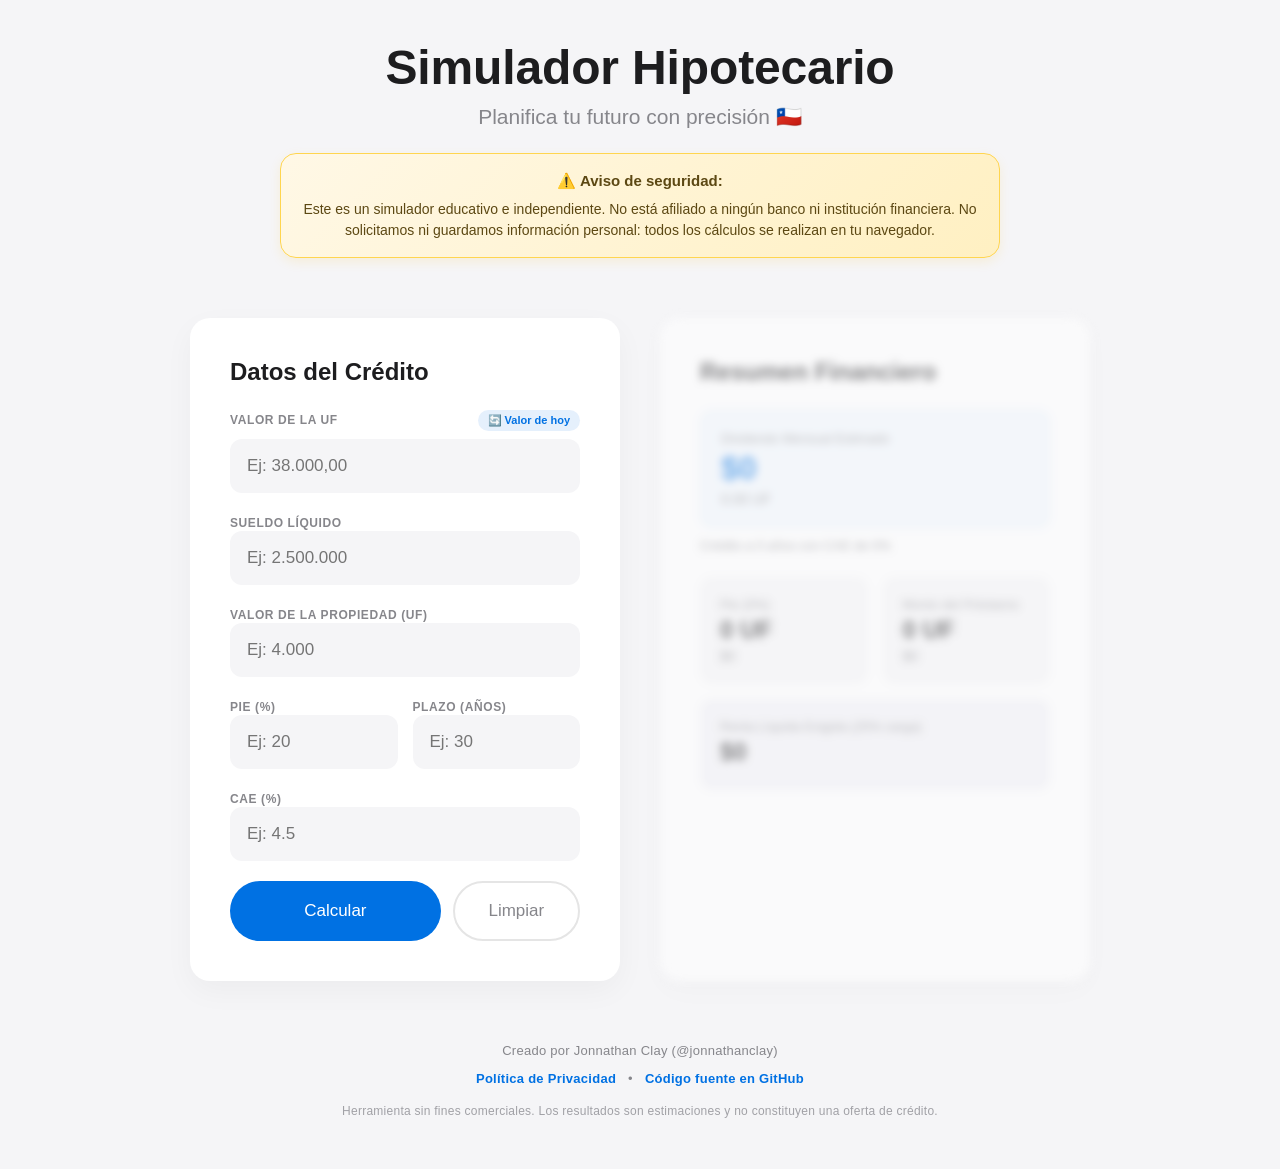
<file: index.html>
<!DOCTYPE html>
<html lang="es">
<head>
    <meta charset="UTF-8">
    <meta name="viewport" content="width=device-width, initial-scale=1.0">

    <!-- Metadatos de identidad y seguridad -->
    <meta name="description" content="Simulador de crédito hipotecario educativo e independiente. No está afiliado a bancos ni instituciones financieras. No solicitamos ni guardamos información personal.">
    <meta name="author" content="Jonnathan Clay (@jonnathanclay)">
    <meta name="robots" content="index, follow">
    <meta name="theme-color" content="#0071e3">

    <!-- Open Graph / redes sociales -->
    <meta property="og:title" content="Simulador Hipotecario Chile - Herramienta Educativa Independiente">
    <meta property="og:description" content="Calcula de forma estimada tu dividendo hipotecario. Simulador gratuito, sin registro y sin guardar datos.">
    <meta property="og:type" content="website">
    <!-- Reemplaza la URL canonical por tu dominio propio cuando migres el sitio -->
    <meta property="og:url" content="https://cdch.xcloud.cl/">

    <!-- Favicon -->
    <link rel="icon" type="image/x-icon" href="favicon.ico">

    <!-- SEGURIDAD: Content Security Policy (CSP) -->
    <meta http-equiv="Content-Security-Policy" content="default-src 'self'; script-src 'self' 'unsafe-inline'; style-src 'self' 'unsafe-inline'; connect-src 'self' https://mindicador.cl; img-src 'self' data: blob:; font-src 'self' data:; base-uri 'self'; form-action 'self';">

    <!-- No almacenar datos sensibles en caché del navegador -->
    <meta http-equiv="Cache-Control" content="no-store, no-cache, must-revalidate">
    <meta http-equiv="Pragma" content="no-cache">

    <title>Simulador Hipotecario Chile - Herramienta Educativa Independiente</title>

    <!-- Enlace a la hoja de estilos externa -->
    <link rel="stylesheet" href="style.css">
</head>
<body>

<div class="container">
    <div class="header-section">
        <h1>Simulador Hipotecario</h1>
        <p class="subtitle">Planifica tu futuro con precisión 🇨🇱</p>

        <div class="trust-banner" role="alert">
            <strong>⚠️ Aviso de seguridad:</strong> Este es un simulador educativo e independiente. No está afiliado a ningún banco ni institución financiera. No solicitamos ni guardamos información personal: todos los cálculos se realizan en tu navegador.
        </div>
    </div>

    <!-- Panel de Entrada -->
    <div class="card">
        <h2>Datos del Crédito</h2>
        
        <div class="input-group">
            <div class="label-row">
                <label for="ufValue">Valor de la UF</label>
                <button type="button" class="btn-mini" onclick="fetchUFValue()" id="btnFetchUF">🔄 Valor de hoy</button>
            </div>
            <input type="text" id="ufValue" placeholder="Ej: 38.000,00" inputmode="decimal" oninput="formatCLInput(this)">
        </div>

        <div class="input-group">
            <label for="salary">Sueldo Líquido</label>
            <input type="text" id="salary" placeholder="Ej: 2.500.000" inputmode="decimal" oninput="formatCLInput(this)">
        </div>

        <div class="input-group">
            <label for="propValue">Valor de la Propiedad (UF)</label>
            <input type="text" id="propValue" placeholder="Ej: 4.000" inputmode="decimal" oninput="formatCLInput(this)">
        </div>

        <div class="grid-2">
            <div class="input-group">
                <label for="downPayment">Pie (%)</label>
                <input type="number" id="downPayment" placeholder="Ej: 20" min="0" max="99">
            </div>
            <div class="input-group">
                <label for="years">Plazo (Años)</label>
                <input type="number" id="years" placeholder="Ej: 30" min="5" max="40">
            </div>
        </div>

        <div class="input-group">
            <label for="cae">CAE (%)</label>
            <input type="number" id="cae" placeholder="Ej: 4.5" step="0.1">
        </div>

        <!-- Grupo de botones -->
        <div class="button-group">
            <button class="btn-calculate" onclick="calculateMortgage()">Calcular</button>
            <button class="btn-clear" onclick="clearInputs()">Limpiar</button>
        </div>
    </div>

    <!-- Panel de Resultados -->
    <div class="card results-container" id="resultsPanel">
        <!-- Contenido de resultados -->
        <div>
            <h2>Resumen Financiero</h2>

            <div class="result-item highlight">
                <span class="result-label">Dividendo Mensual Estimado</span>
                <span class="result-value large" id="resDividendCLP">$0</span>
                <span class="result-sub" id="resDividendUF">0.00 UF</span>
            </div>

            <div class="result-item" style="margin-top: -10px; background: transparent; padding-left:0;">
                 <span class="result-label">Crédito a <span id="resYears">0</span> años con CAE de <span id="resCAE">0</span>%</span>
            </div>

            <div class="grid-2">
                <div class="result-item">
                    <span class="result-label">Pie (<span id="resPiePercent">0</span>%)</span>
                    <span class="result-value" id="resPieUF">0 UF</span>
                    <span class="result-sub" id="resPieCLP">$0</span>
                </div>
                <div class="result-item">
                    <span class="result-label">Monto del Préstamo</span>
                    <span class="result-value" id="resLoanUF">0 UF</span>
                    <span class="result-sub" id="resLoanCLP">$0</span>
                </div>
            </div>

            <div class="result-item" style="background-color: #f2f2f7; margin-top: 15px;">
                <span class="result-label">Renta Líquida Exigida (25% carga)</span>
                <span class="result-value" id="resIncomeReq">$0</span>
                <span class="result-sub" id="resIncomeStatus"></span>
            </div>
        </div>
    </div>
</div>

<div class="footer">
    <p>Creado por Jonnathan Clay (@jonnathanclay)</p>
    <p class="footer-links">
        <a href="privacy.html">Política de Privacidad</a>
        <span>•</span>
        <a href="https://github.com/jonnathanclay/cch" target="_blank" rel="noopener noreferrer">Código fuente en GitHub</a>
    </p>
    <p class="footer-note">Herramienta sin fines comerciales. Los resultados son estimaciones y no constituyen una oferta de crédito.</p>
</div>

<!-- Enlace al archivo de lógica externo -->
<script src="script.js"></script>

</body>
</html>
</file>
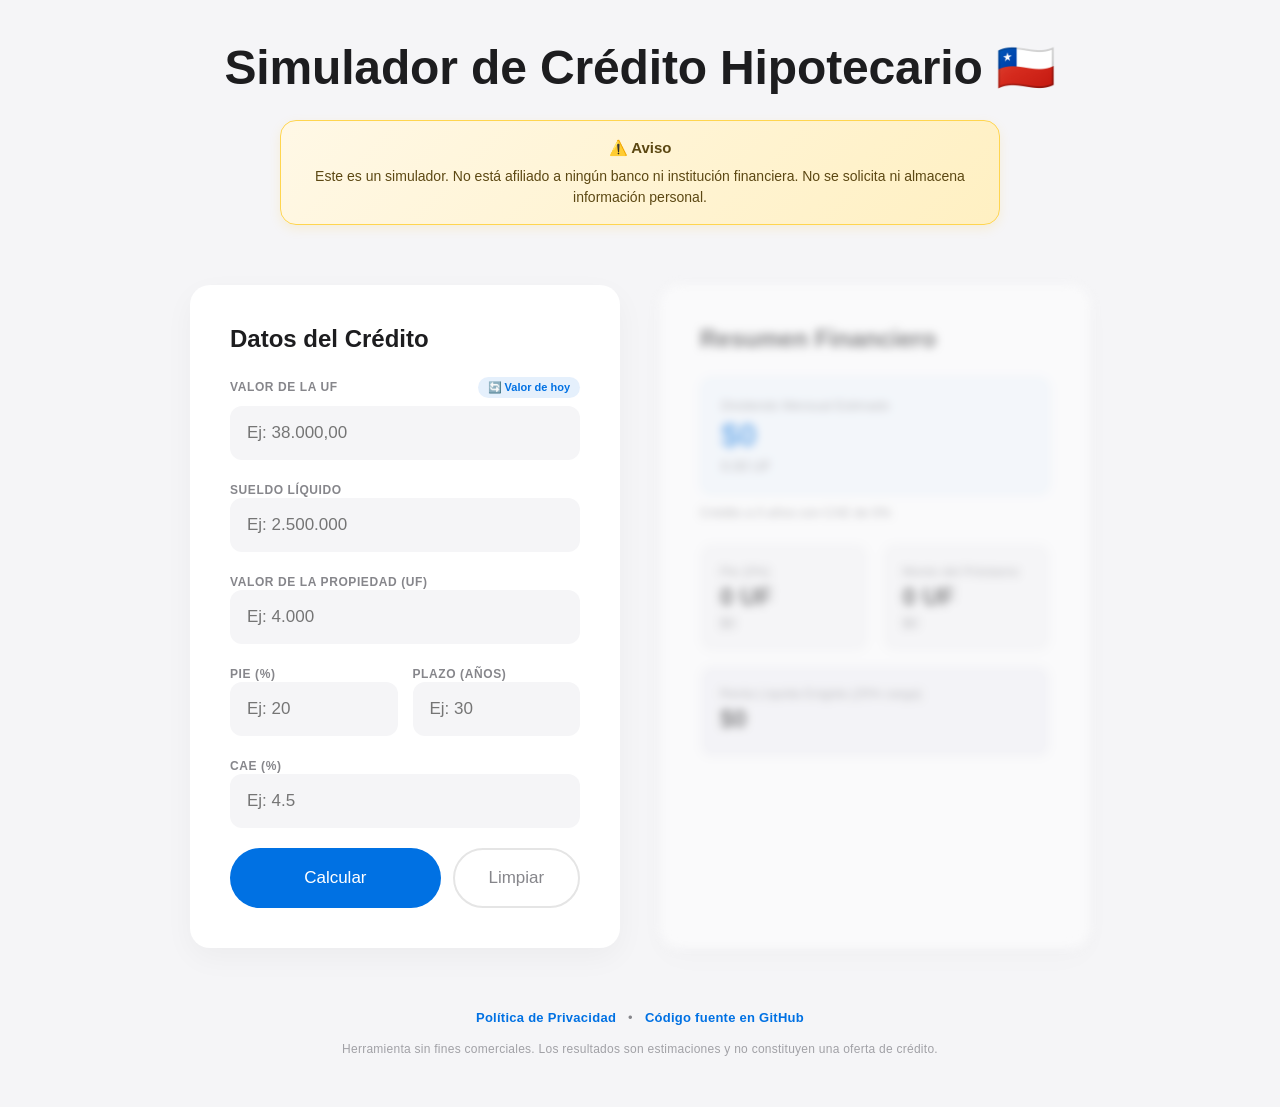
<file: docs/index.html>
<!DOCTYPE html>
<html lang="es">
<head>
    <meta charset="UTF-8">
    <meta name="viewport" content="width=device-width, initial-scale=1.0">

    <!-- Metadatos de identidad y seguridad -->
    <meta name="description" content="Simulador de crédito hipotecario 🇨🇱. No está afiliado a bancos ni instituciones financieras. No se solicita ni almacena información personal.">
    <meta name="author" content="elclay7">
    <meta name="robots" content="index, follow">
    <meta name="theme-color" content="#0071e3">

    <!-- Open Graph / redes sociales -->
    <meta property="og:title" content="Simulador Hipotecario 🇨🇱">
    <meta property="og:description" content="Calcula de forma estimada tu dividendo hipotecario. Simulador gratuito, sin registro y sin guardar datos.">
    <meta property="og:type" content="website">
    <!-- Reemplaza la URL canonical por tu dominio propio cuando migres el sitio -->
    <meta property="og:url" content="https://cdch.xcloud.cl/">

    <!-- Favicon -->
    <link rel="icon" type="image/x-icon" href="favicon.ico">

    <!-- SEGURIDAD: Content Security Policy (CSP) -->
    <meta http-equiv="Content-Security-Policy" content="default-src 'self'; script-src 'self' 'unsafe-inline'; style-src 'self' 'unsafe-inline'; connect-src 'self' https://mindicador.cl; img-src 'self' data: blob:; font-src 'self' data:; base-uri 'self'; form-action 'self';">

    <!-- No almacenar datos sensibles en caché del navegador -->
    <meta http-equiv="Cache-Control" content="no-store, no-cache, must-revalidate">
    <meta http-equiv="Pragma" content="no-cache">

    <title>Simulador Hipotecario 🇨🇱</title>

    <!-- Enlace a la hoja de estilos externa -->
    <link rel="stylesheet" href="style.css">
</head>
<body>

<div class="container">
    <div class="header-section">
        <h1>Simulador de Crédito Hipotecario 🇨🇱</h1>
    <!--    <p class="subtitle">Planifica tu futuro con precisión 🇨🇱</p> -->

        <div class="trust-banner" role="alert">
            <strong>⚠️ Aviso</strong> Este es un simulador. No está afiliado a ningún banco ni institución financiera. No se solicita ni almacena información personal.
        </div>
    </div>

    <!-- Panel de Entrada -->
    <div class="card">
        <h2>Datos del Crédito</h2>
        
        <div class="input-group">
            <div class="label-row">
                <label for="ufValue">Valor de la UF</label>
                <button type="button" class="btn-mini" onclick="fetchUFValue()" id="btnFetchUF">🔄 Valor de hoy</button>
            </div>
            <input type="text" id="ufValue" placeholder="Ej: 38.000,00" inputmode="decimal" oninput="formatCLInput(this)">
        </div>

        <div class="input-group">
            <label for="salary">Sueldo Líquido</label>
            <input type="text" id="salary" placeholder="Ej: 2.500.000" inputmode="decimal" oninput="formatCLInput(this)">
        </div>

        <div class="input-group">
            <label for="propValue">Valor de la Propiedad (UF)</label>
            <input type="text" id="propValue" placeholder="Ej: 4.000" inputmode="decimal" oninput="formatCLInput(this)">
        </div>

        <div class="grid-2">
            <div class="input-group">
                <label for="downPayment">Pie (%)</label>
                <input type="number" id="downPayment" placeholder="Ej: 20" min="0" max="99">
            </div>
            <div class="input-group">
                <label for="years">Plazo (Años)</label>
                <input type="number" id="years" placeholder="Ej: 30" min="5" max="40">
            </div>
        </div>

        <div class="input-group">
            <label for="cae">CAE (%)</label>
            <input type="number" id="cae" placeholder="Ej: 4.5" step="0.1">
        </div>

        <!-- Grupo de botones -->
        <div class="button-group">
            <button class="btn-calculate" onclick="calculateMortgage()">Calcular</button>
            <button class="btn-clear" onclick="clearInputs()">Limpiar</button>
        </div>
    </div>

    <!-- Panel de Resultados -->
    <div class="card results-container" id="resultsPanel">
        <!-- Contenido de resultados -->
        <div>
            <h2>Resumen Financiero</h2>

            <div class="result-item highlight">
                <span class="result-label">Dividendo Mensual Estimado</span>
                <span class="result-value large" id="resDividendCLP">$0</span>
                <span class="result-sub" id="resDividendUF">0.00 UF</span>
            </div>

            <div class="result-item" style="margin-top: -10px; background: transparent; padding-left:0;">
                 <span class="result-label">Crédito a <span id="resYears">0</span> años con CAE de <span id="resCAE">0</span>%</span>
            </div>

            <div class="grid-2">
                <div class="result-item">
                    <span class="result-label">Pie (<span id="resPiePercent">0</span>%)</span>
                    <span class="result-value" id="resPieUF">0 UF</span>
                    <span class="result-sub" id="resPieCLP">$0</span>
                </div>
                <div class="result-item">
                    <span class="result-label">Monto del Préstamo</span>
                    <span class="result-value" id="resLoanUF">0 UF</span>
                    <span class="result-sub" id="resLoanCLP">$0</span>
                </div>
            </div>

            <div class="result-item" style="background-color: #f2f2f7; margin-top: 15px;">
                <span class="result-label">Renta Líquida Exigida (25% carga)</span>
                <span class="result-value" id="resIncomeReq">$0</span>
                <span class="result-sub" id="resIncomeStatus"></span>
            </div>
        </div>
    </div>
</div>

<div class="footer">
    <!-- <p>Creado por <a href="https://github.com/elclay7" target="_blank" rel="noopener noreferrer">elclay7</a></p> -->
    <p class="footer-links">
        <a href="privacy.html">Política de Privacidad</a>
        <span>•</span>
        <a href="https://github.com/elclay7/cdch" target="_blank" rel="noopener noreferrer">Código fuente en GitHub</a>
    </p>
    <p class="footer-note">Herramienta sin fines comerciales. Los resultados son estimaciones y no constituyen una oferta de crédito.</p>
</div>

<!-- Enlace al archivo de lógica externo -->
<script src="script.js"></script>

</body>
</html>
</file>
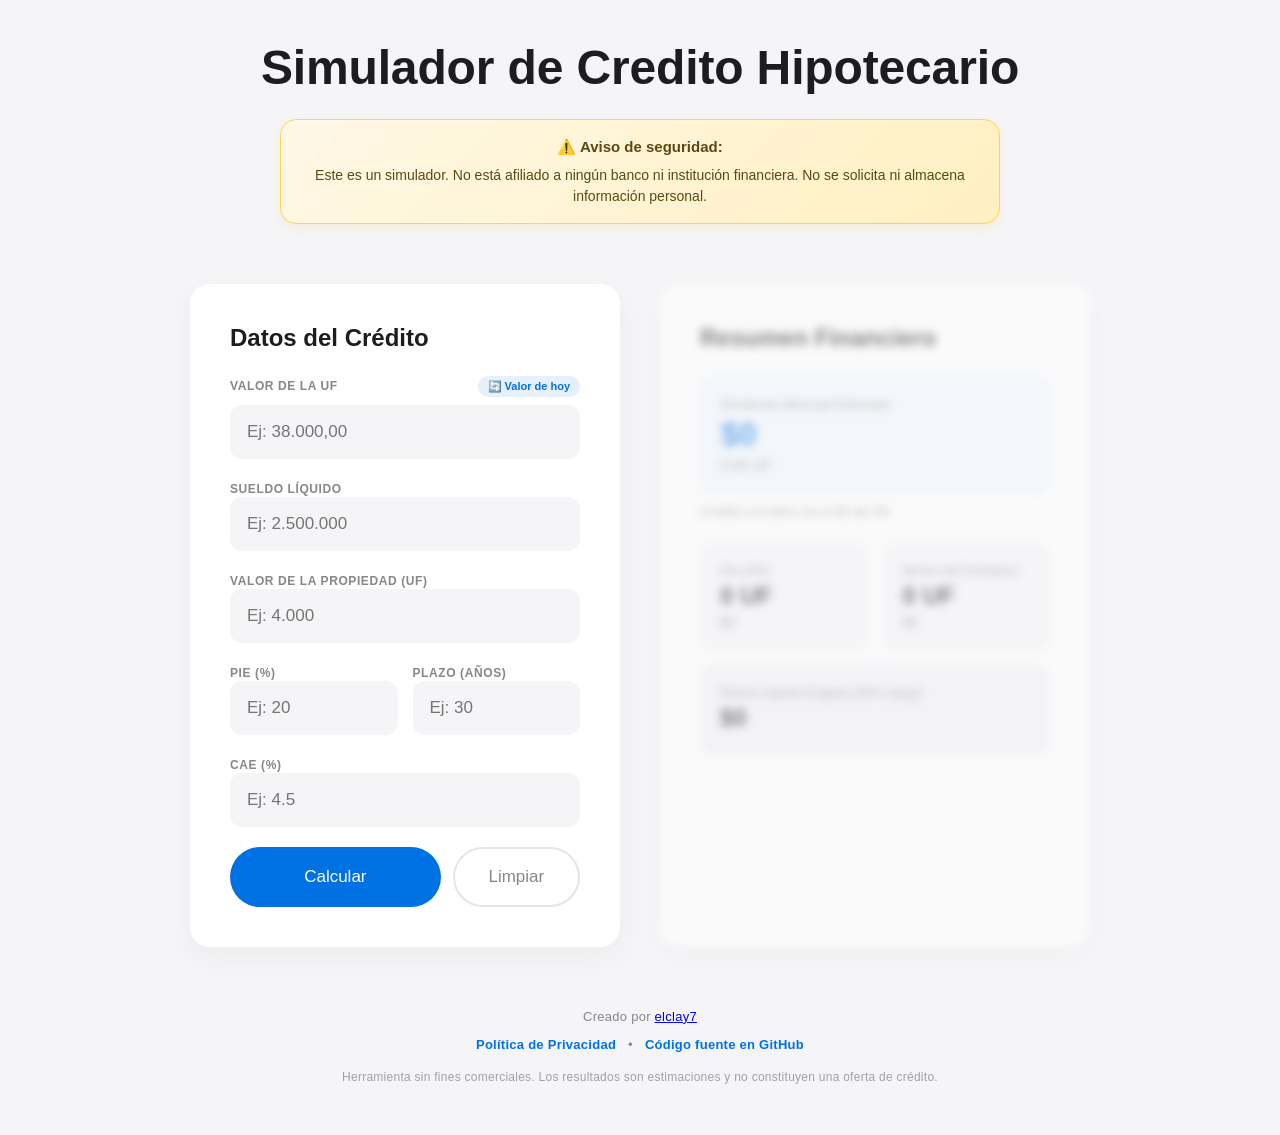
<file: html/index.html>
<!DOCTYPE html>
<html lang="es">
<head>
    <meta charset="UTF-8">
    <meta name="viewport" content="width=device-width, initial-scale=1.0">

    <!-- Metadatos de identidad y seguridad -->
    <meta name="description" content="Simulador de crédito hipotecario educativo e independiente. No está afiliado a bancos ni instituciones financieras. No solicitamos ni guardamos información personal.">
    <meta name="author" content="elclay7">
    <meta name="robots" content="index, follow">
    <meta name="theme-color" content="#0071e3">

    <!-- Open Graph / redes sociales -->
    <meta property="og:title" content="Simulador Hipotecario Chile - Herramienta Educativa Independiente">
    <meta property="og:description" content="Calcula de forma estimada tu dividendo hipotecario. Simulador gratuito, sin registro y sin guardar datos.">
    <meta property="og:type" content="website">
    <!-- Reemplaza la URL canonical por tu dominio propio cuando migres el sitio -->
    <meta property="og:url" content="https://cdch.xcloud.cl/">

    <!-- Favicon -->
    <link rel="icon" type="image/x-icon" href="favicon.ico">

    <!-- SEGURIDAD: Content Security Policy (CSP) -->
    <meta http-equiv="Content-Security-Policy" content="default-src 'self'; script-src 'self' 'unsafe-inline'; style-src 'self' 'unsafe-inline'; connect-src 'self' https://mindicador.cl; img-src 'self' data: blob:; font-src 'self' data:; base-uri 'self'; form-action 'self';">

    <!-- No almacenar datos sensibles en caché del navegador -->
    <meta http-equiv="Cache-Control" content="no-store, no-cache, must-revalidate">
    <meta http-equiv="Pragma" content="no-cache">

    <title>Simulador Hipotecario 🇨🇱</title>

    <!-- Enlace a la hoja de estilos externa -->
    <link rel="stylesheet" href="style.css">
</head>
<body>

<div class="container">
    <div class="header-section">
        <h1>Simulador de Credito Hipotecario</h1>
    <!--    <p class="subtitle">Planifica tu futuro con precisión 🇨🇱</p> -->

        <div class="trust-banner" role="alert">
            <strong>⚠️ Aviso de seguridad:</strong> Este es un simulador. No está afiliado a ningún banco ni institución financiera. No se solicita ni almacena información personal.
        </div>
    </div>

    <!-- Panel de Entrada -->
    <div class="card">
        <h2>Datos del Crédito</h2>
        
        <div class="input-group">
            <div class="label-row">
                <label for="ufValue">Valor de la UF</label>
                <button type="button" class="btn-mini" onclick="fetchUFValue()" id="btnFetchUF">🔄 Valor de hoy</button>
            </div>
            <input type="text" id="ufValue" placeholder="Ej: 38.000,00" inputmode="decimal" oninput="formatCLInput(this)">
        </div>

        <div class="input-group">
            <label for="salary">Sueldo Líquido</label>
            <input type="text" id="salary" placeholder="Ej: 2.500.000" inputmode="decimal" oninput="formatCLInput(this)">
        </div>

        <div class="input-group">
            <label for="propValue">Valor de la Propiedad (UF)</label>
            <input type="text" id="propValue" placeholder="Ej: 4.000" inputmode="decimal" oninput="formatCLInput(this)">
        </div>

        <div class="grid-2">
            <div class="input-group">
                <label for="downPayment">Pie (%)</label>
                <input type="number" id="downPayment" placeholder="Ej: 20" min="0" max="99">
            </div>
            <div class="input-group">
                <label for="years">Plazo (Años)</label>
                <input type="number" id="years" placeholder="Ej: 30" min="5" max="40">
            </div>
        </div>

        <div class="input-group">
            <label for="cae">CAE (%)</label>
            <input type="number" id="cae" placeholder="Ej: 4.5" step="0.1">
        </div>

        <!-- Grupo de botones -->
        <div class="button-group">
            <button class="btn-calculate" onclick="calculateMortgage()">Calcular</button>
            <button class="btn-clear" onclick="clearInputs()">Limpiar</button>
        </div>
    </div>

    <!-- Panel de Resultados -->
    <div class="card results-container" id="resultsPanel">
        <!-- Contenido de resultados -->
        <div>
            <h2>Resumen Financiero</h2>

            <div class="result-item highlight">
                <span class="result-label">Dividendo Mensual Estimado</span>
                <span class="result-value large" id="resDividendCLP">$0</span>
                <span class="result-sub" id="resDividendUF">0.00 UF</span>
            </div>

            <div class="result-item" style="margin-top: -10px; background: transparent; padding-left:0;">
                 <span class="result-label">Crédito a <span id="resYears">0</span> años con CAE de <span id="resCAE">0</span>%</span>
            </div>

            <div class="grid-2">
                <div class="result-item">
                    <span class="result-label">Pie (<span id="resPiePercent">0</span>%)</span>
                    <span class="result-value" id="resPieUF">0 UF</span>
                    <span class="result-sub" id="resPieCLP">$0</span>
                </div>
                <div class="result-item">
                    <span class="result-label">Monto del Préstamo</span>
                    <span class="result-value" id="resLoanUF">0 UF</span>
                    <span class="result-sub" id="resLoanCLP">$0</span>
                </div>
            </div>

            <div class="result-item" style="background-color: #f2f2f7; margin-top: 15px;">
                <span class="result-label">Renta Líquida Exigida (25% carga)</span>
                <span class="result-value" id="resIncomeReq">$0</span>
                <span class="result-sub" id="resIncomeStatus"></span>
            </div>
        </div>
    </div>
</div>

<div class="footer">
    <p>Creado por <a href="https://github.com/elclay7" target="_blank" rel="noopener noreferrer">elclay7</a></p>
    <p class="footer-links">
        <a href="privacy.html">Política de Privacidad</a>
        <span>•</span>
        <a href="https://github.com/jonnathanclay/cch" target="_blank" rel="noopener noreferrer">Código fuente en GitHub</a>
    </p>
    <p class="footer-note">Herramienta sin fines comerciales. Los resultados son estimaciones y no constituyen una oferta de crédito.</p>
</div>

<!-- Enlace al archivo de lógica externo -->
<script src="script.js"></script>

</body>
</html>
</file>
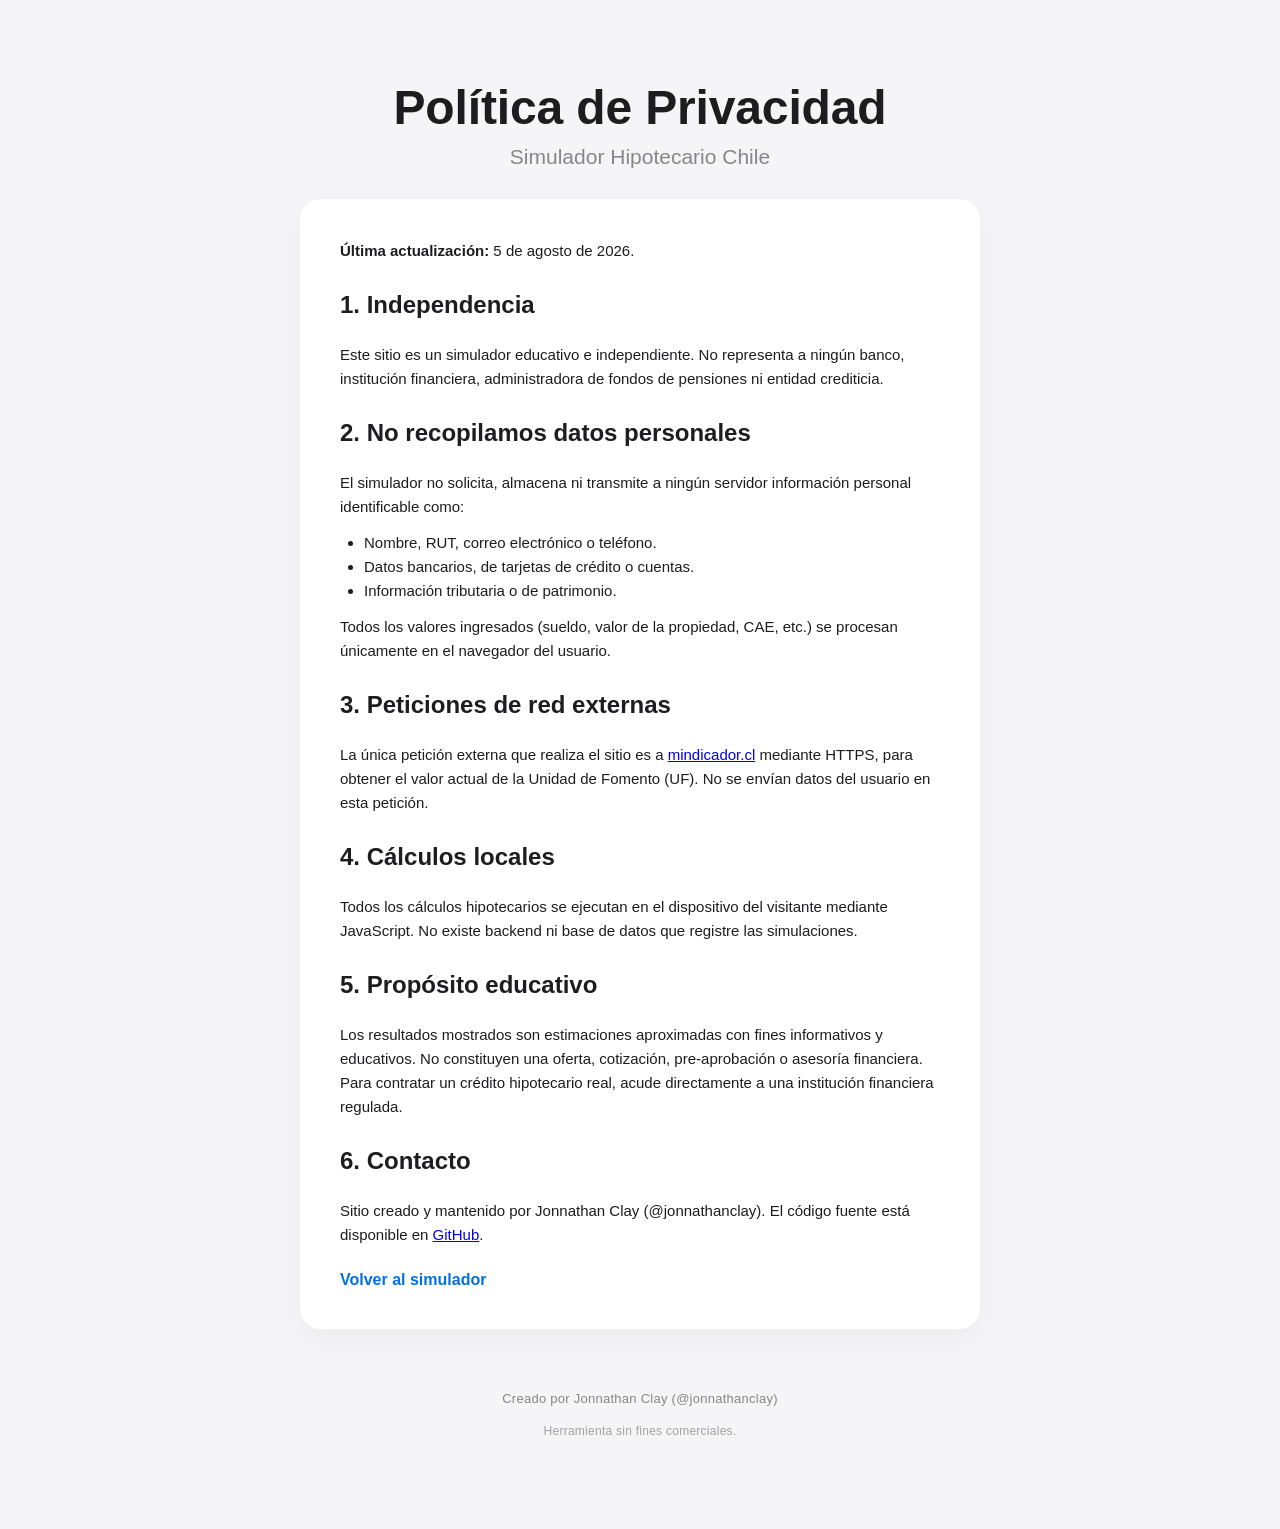
<file: privacy.html>
<!DOCTYPE html>
<html lang="es">
<head>
    <meta charset="UTF-8">
    <meta name="viewport" content="width=device-width, initial-scale=1.0">
    <meta name="description" content="Política de privacidad del Simulador Hipotecario Chile. No recopilamos ni almacenamos información personal.">
    <meta name="author" content="Jonnathan Clay (@jonnathanclay)">
    <meta name="robots" content="index, follow">
    <link rel="icon" type="image/x-icon" href="favicon.ico">
    <title>Política de Privacidad - Simulador Hipotecario Chile</title>
    <link rel="stylesheet" href="style.css">
    <style>
        .privacy-container {
            max-width: 720px;
            margin: 0 auto;
            padding: 40px 20px;
        }
        .privacy-card {
            text-align: left;
        }
        .privacy-card h2 {
            margin-top: 28px;
        }
        .privacy-card p, .privacy-card li {
            font-size: 15px;
            line-height: 1.6;
            color: var(--text-primary);
        }
        .privacy-card ul {
            margin: 12px 0 12px 24px;
        }
        .back-link {
            display: inline-block;
            margin-top: 24px;
            color: var(--accent-color);
            text-decoration: none;
            font-weight: 600;
        }
        .back-link:hover {
            text-decoration: underline;
        }
    </style>
</head>
<body>
    <div class="privacy-container">
        <div class="header-section" style="margin-bottom: 30px;">
            <h1>Política de Privacidad</h1>
            <p class="subtitle">Simulador Hipotecario Chile</p>
        </div>

        <div class="card privacy-card">
            <p><strong>Última actualización:</strong> 5 de agosto de 2026.</p>

            <h2>1. Independencia</h2>
            <p>Este sitio es un simulador educativo e independiente. No representa a ningún banco, institución financiera, administradora de fondos de pensiones ni entidad crediticia.</p>

            <h2>2. No recopilamos datos personales</h2>
            <p>El simulador no solicita, almacena ni transmite a ningún servidor información personal identificable como:</p>
            <ul>
                <li>Nombre, RUT, correo electrónico o teléfono.</li>
                <li>Datos bancarios, de tarjetas de crédito o cuentas.</li>
                <li>Información tributaria o de patrimonio.</li>
            </ul>
            <p>Todos los valores ingresados (sueldo, valor de la propiedad, CAE, etc.) se procesan únicamente en el navegador del usuario.</p>

            <h2>3. Peticiones de red externas</h2>
            <p>La única petición externa que realiza el sitio es a <a href="https://mindicador.cl" target="_blank" rel="noopener noreferrer">mindicador.cl</a> mediante HTTPS, para obtener el valor actual de la Unidad de Fomento (UF). No se envían datos del usuario en esta petición.</p>

            <h2>4. Cálculos locales</h2>
            <p>Todos los cálculos hipotecarios se ejecutan en el dispositivo del visitante mediante JavaScript. No existe backend ni base de datos que registre las simulaciones.</p>

            <h2>5. Propósito educativo</h2>
            <p>Los resultados mostrados son estimaciones aproximadas con fines informativos y educativos. No constituyen una oferta, cotización, pre-aprobación o asesoría financiera. Para contratar un crédito hipotecario real, acude directamente a una institución financiera regulada.</p>

            <h2>6. Contacto</h2>
            <p>Sitio creado y mantenido por Jonnathan Clay (@jonnathanclay). El código fuente está disponible en <a href="https://github.com/jonnathanclay/cch" target="_blank" rel="noopener noreferrer">GitHub</a>.</p>

            <a href="index.html" class="back-link">Volver al simulador</a>
        </div>

        <div class="footer">
            <p>Creado por Jonnathan Clay (@jonnathanclay)</p>
            <p class="footer-note">Herramienta sin fines comerciales.</p>
        </div>
    </div>
</body>
</html>
</file>
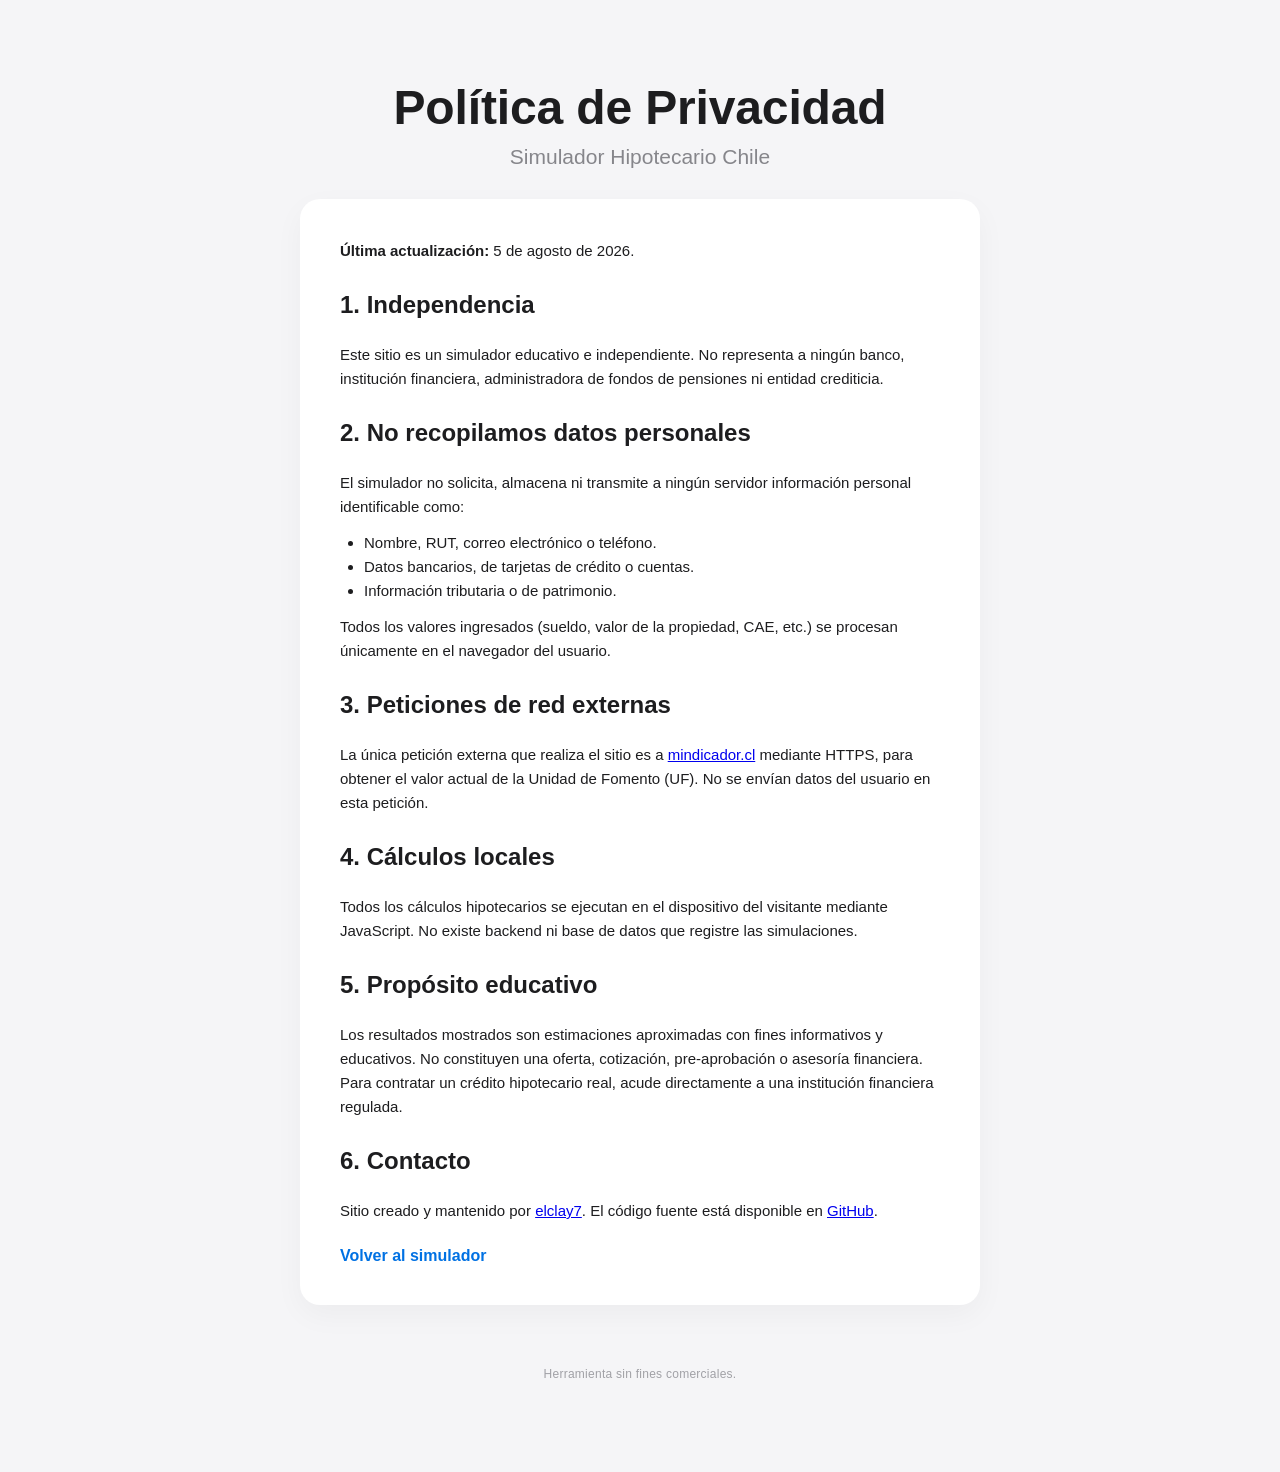
<file: docs/privacy.html>
<!DOCTYPE html>
<html lang="es">
<head>
    <meta charset="UTF-8">
    <meta name="viewport" content="width=device-width, initial-scale=1.0">
    <meta name="description" content="Política de privacidad del Simulador Hipotecario Chile. No recopilamos ni almacenamos información personal.">
    <meta name="author" content="elclay7">
    <meta name="robots" content="index, follow">
    <link rel="icon" type="image/x-icon" href="favicon.ico">
    <title>Política de Privacidad - Simulador Hipotecario Chile</title>
    <link rel="stylesheet" href="style.css">
    <style>
        .privacy-container {
            max-width: 720px;
            margin: 0 auto;
            padding: 40px 20px;
        }
        .privacy-card {
            text-align: left;
        }
        .privacy-card h2 {
            margin-top: 28px;
        }
        .privacy-card p, .privacy-card li {
            font-size: 15px;
            line-height: 1.6;
            color: var(--text-primary);
        }
        .privacy-card ul {
            margin: 12px 0 12px 24px;
        }
        .back-link {
            display: inline-block;
            margin-top: 24px;
            color: var(--accent-color);
            text-decoration: none;
            font-weight: 600;
        }
        .back-link:hover {
            text-decoration: underline;
        }
    </style>
</head>
<body>
    <div class="privacy-container">
        <div class="header-section" style="margin-bottom: 30px;">
            <h1>Política de Privacidad</h1>
            <p class="subtitle">Simulador Hipotecario Chile</p>
        </div>

        <div class="card privacy-card">
            <p><strong>Última actualización:</strong> 5 de agosto de 2026.</p>

            <h2>1. Independencia</h2>
            <p>Este sitio es un simulador educativo e independiente. No representa a ningún banco, institución financiera, administradora de fondos de pensiones ni entidad crediticia.</p>

            <h2>2. No recopilamos datos personales</h2>
            <p>El simulador no solicita, almacena ni transmite a ningún servidor información personal identificable como:</p>
            <ul>
                <li>Nombre, RUT, correo electrónico o teléfono.</li>
                <li>Datos bancarios, de tarjetas de crédito o cuentas.</li>
                <li>Información tributaria o de patrimonio.</li>
            </ul>
            <p>Todos los valores ingresados (sueldo, valor de la propiedad, CAE, etc.) se procesan únicamente en el navegador del usuario.</p>

            <h2>3. Peticiones de red externas</h2>
            <p>La única petición externa que realiza el sitio es a <a href="https://mindicador.cl" target="_blank" rel="noopener noreferrer">mindicador.cl</a> mediante HTTPS, para obtener el valor actual de la Unidad de Fomento (UF). No se envían datos del usuario en esta petición.</p>

            <h2>4. Cálculos locales</h2>
            <p>Todos los cálculos hipotecarios se ejecutan en el dispositivo del visitante mediante JavaScript. No existe backend ni base de datos que registre las simulaciones.</p>

            <h2>5. Propósito educativo</h2>
            <p>Los resultados mostrados son estimaciones aproximadas con fines informativos y educativos. No constituyen una oferta, cotización, pre-aprobación o asesoría financiera. Para contratar un crédito hipotecario real, acude directamente a una institución financiera regulada.</p>

            <h2>6. Contacto</h2>
            <p>Sitio creado y mantenido por <a href="https://github.com/elclay7" target="_blank" rel="noopener noreferrer">elclay7</a>. El código fuente está disponible en <a href="https://github.com/jonnathanclay/cch" target="_blank" rel="noopener noreferrer">GitHub</a>.</p>

            <a href="index.html" class="back-link">Volver al simulador</a>
        </div>

        <div class="footer">
            <!-- <p>Creado por <a href="https://github.com/elclay7" target="_blank" rel="noopener noreferrer">elclay7</a></p> -->
            <p class="footer-note">Herramienta sin fines comerciales.</p>
        </div>
    </div>
</body>
</html>
</file>
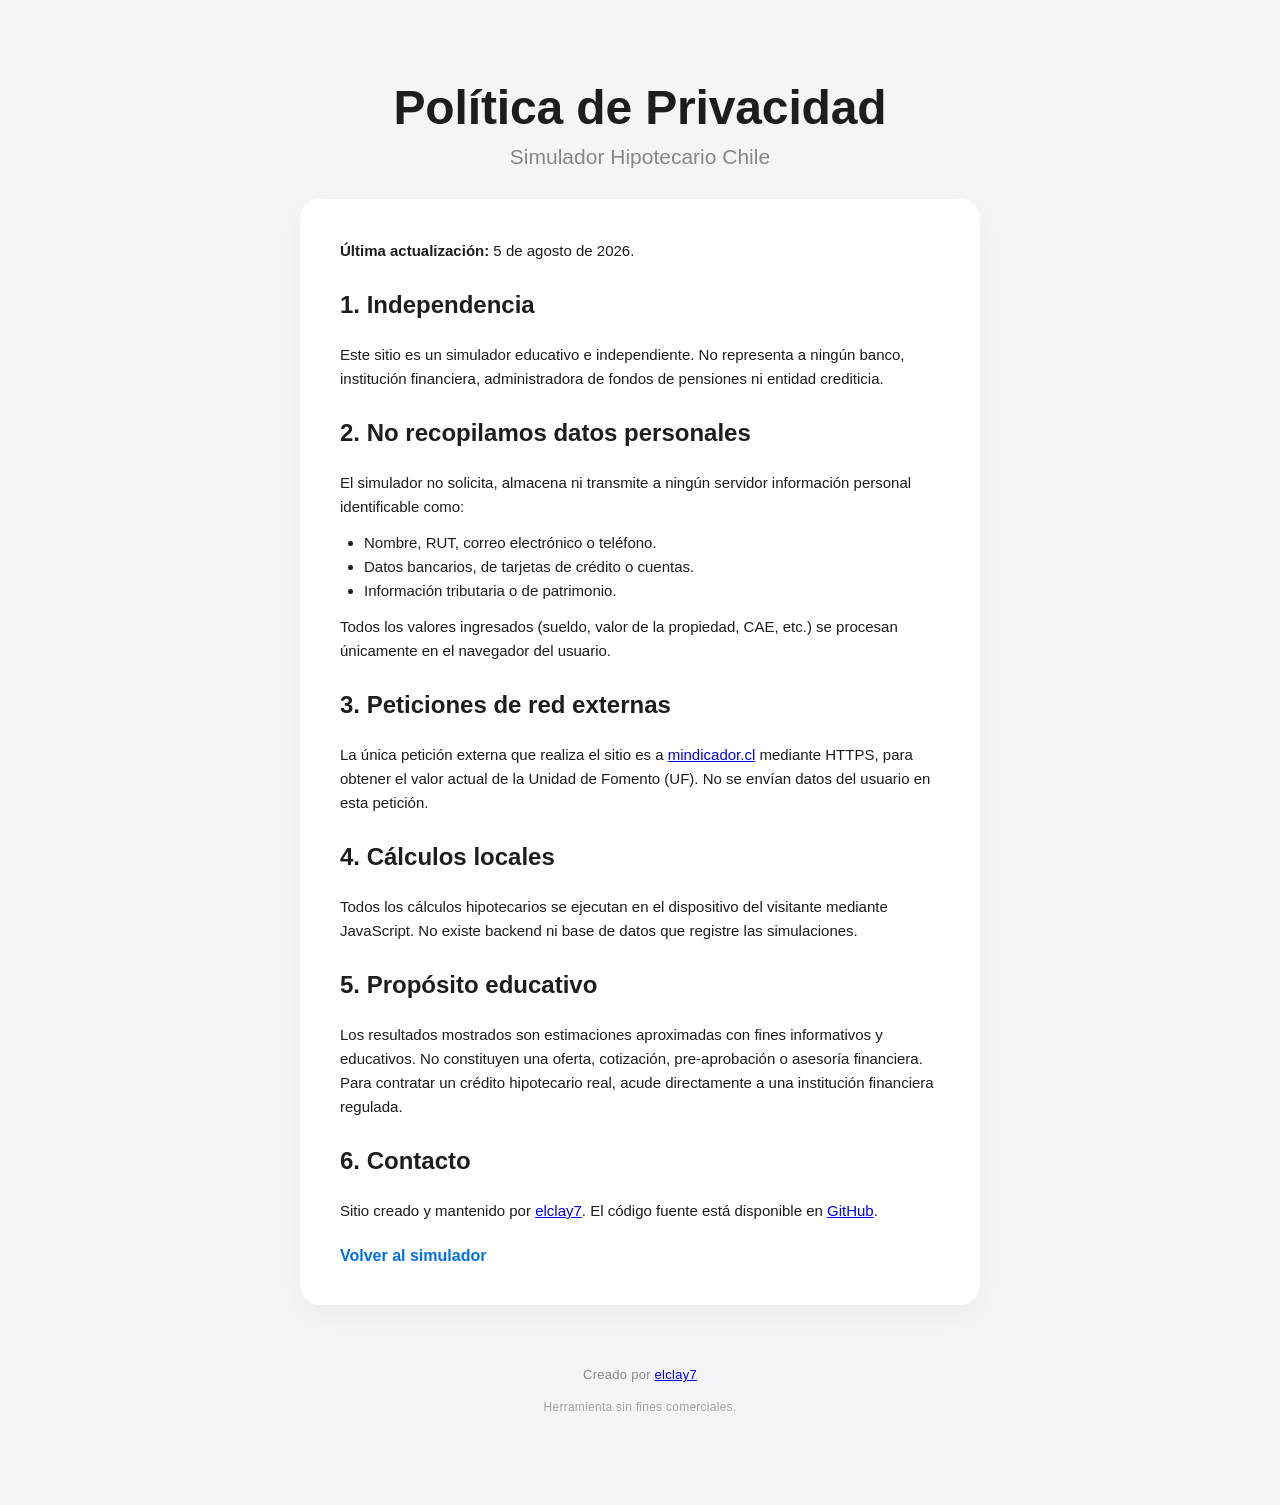
<file: html/privacy.html>
<!DOCTYPE html>
<html lang="es">
<head>
    <meta charset="UTF-8">
    <meta name="viewport" content="width=device-width, initial-scale=1.0">
    <meta name="description" content="Política de privacidad del Simulador Hipotecario Chile. No recopilamos ni almacenamos información personal.">
    <meta name="author" content="elclay7">
    <meta name="robots" content="index, follow">
    <link rel="icon" type="image/x-icon" href="favicon.ico">
    <title>Política de Privacidad - Simulador Hipotecario Chile</title>
    <link rel="stylesheet" href="style.css">
    <style>
        .privacy-container {
            max-width: 720px;
            margin: 0 auto;
            padding: 40px 20px;
        }
        .privacy-card {
            text-align: left;
        }
        .privacy-card h2 {
            margin-top: 28px;
        }
        .privacy-card p, .privacy-card li {
            font-size: 15px;
            line-height: 1.6;
            color: var(--text-primary);
        }
        .privacy-card ul {
            margin: 12px 0 12px 24px;
        }
        .back-link {
            display: inline-block;
            margin-top: 24px;
            color: var(--accent-color);
            text-decoration: none;
            font-weight: 600;
        }
        .back-link:hover {
            text-decoration: underline;
        }
    </style>
</head>
<body>
    <div class="privacy-container">
        <div class="header-section" style="margin-bottom: 30px;">
            <h1>Política de Privacidad</h1>
            <p class="subtitle">Simulador Hipotecario Chile</p>
        </div>

        <div class="card privacy-card">
            <p><strong>Última actualización:</strong> 5 de agosto de 2026.</p>

            <h2>1. Independencia</h2>
            <p>Este sitio es un simulador educativo e independiente. No representa a ningún banco, institución financiera, administradora de fondos de pensiones ni entidad crediticia.</p>

            <h2>2. No recopilamos datos personales</h2>
            <p>El simulador no solicita, almacena ni transmite a ningún servidor información personal identificable como:</p>
            <ul>
                <li>Nombre, RUT, correo electrónico o teléfono.</li>
                <li>Datos bancarios, de tarjetas de crédito o cuentas.</li>
                <li>Información tributaria o de patrimonio.</li>
            </ul>
            <p>Todos los valores ingresados (sueldo, valor de la propiedad, CAE, etc.) se procesan únicamente en el navegador del usuario.</p>

            <h2>3. Peticiones de red externas</h2>
            <p>La única petición externa que realiza el sitio es a <a href="https://mindicador.cl" target="_blank" rel="noopener noreferrer">mindicador.cl</a> mediante HTTPS, para obtener el valor actual de la Unidad de Fomento (UF). No se envían datos del usuario en esta petición.</p>

            <h2>4. Cálculos locales</h2>
            <p>Todos los cálculos hipotecarios se ejecutan en el dispositivo del visitante mediante JavaScript. No existe backend ni base de datos que registre las simulaciones.</p>

            <h2>5. Propósito educativo</h2>
            <p>Los resultados mostrados son estimaciones aproximadas con fines informativos y educativos. No constituyen una oferta, cotización, pre-aprobación o asesoría financiera. Para contratar un crédito hipotecario real, acude directamente a una institución financiera regulada.</p>

            <h2>6. Contacto</h2>
            <p>Sitio creado y mantenido por <a href="https://github.com/elclay7" target="_blank" rel="noopener noreferrer">elclay7</a>. El código fuente está disponible en <a href="https://github.com/jonnathanclay/cch" target="_blank" rel="noopener noreferrer">GitHub</a>.</p>

            <a href="index.html" class="back-link">Volver al simulador</a>
        </div>

        <div class="footer">
            <p>Creado por <a href="https://github.com/elclay7" target="_blank" rel="noopener noreferrer">elclay7</a></p>
            <p class="footer-note">Herramienta sin fines comerciales.</p>
        </div>
    </div>
</body>
</html>
</file>
<file: style.css>
/* --- ESTILOS CSS --- */
:root {
    --bg-color: #f5f5f7;
    --card-bg: #ffffff;
    --text-primary: #1d1d1f;
    --text-secondary: #86868b;
    --accent-color: #0071e3;
    --accent-hover: #0077ed;
    --input-bg: #f5f5f7;
    --shadow: 0 10px 30px rgba(0, 0, 0, 0.04);
    --radius: 20px;
    --radius-sm: 12px;
}

* {
    box-sizing: border-box;
    margin: 0;
    padding: 0;
    font-family: -apple-system, BlinkMacSystemFont, "Segoe UI", Roboto, Helvetica, Arial, sans-serif;
    -webkit-font-smoothing: antialiased;
}

body {
    background-color: var(--bg-color);
    color: var(--text-primary);
    display: flex;
    flex-direction: column;
    align-items: center;
    min-height: 100vh;
    padding: 40px 20px;
}

.container {
    width: 100%;
    max-width: 900px;
    display: grid;
    grid-template-columns: 1fr;
    gap: 40px;
    flex: 1;
}

/* Ajustes Responsivos */
@media (min-width: 768px) {
    .container {
        grid-template-columns: 1fr 1fr;
    }
}

@media (max-width: 767px) {
    body {
        padding: 20px 15px;
    }
    .card {
        padding: 25px;
    }
    h1 {
        font-size: 32px;
    }
    .result-value.large {
        font-size: 28px;
    }
}

/* Header */
.header-section {
    grid-column: 1 / -1;
    text-align: center;
    margin-bottom: 20px;
}

/* Aviso de seguridad / confianza */
.trust-banner {
    background: linear-gradient(135deg, #fff8e6 0%, #fff0c2 100%);
    border: 1px solid #ffd54f;
    border-radius: 16px;
    padding: 16px 20px;
    margin: 24px auto 0;
    max-width: 720px;
    font-size: 14px;
    line-height: 1.5;
    color: #5c4813;
    text-align: center;
    box-shadow: 0 4px 12px rgba(255, 193, 7, 0.12);
}

.trust-banner strong {
    display: block;
    margin-bottom: 6px;
    font-size: 15px;
}

h1 {
    font-size: 48px;
    font-weight: 600;
    letter-spacing: -0.003em;
    margin-bottom: 10px;
}

p.subtitle {
    font-size: 21px;
    color: var(--text-secondary);
    font-weight: 400;
}

/* Estilos de Tarjeta */
.card {
    background: var(--card-bg);
    border-radius: var(--radius);
    box-shadow: var(--shadow);
    padding: 40px;
    transition: transform 0.3s ease;
    position: relative;
}

h2 {
    font-size: 24px;
    font-weight: 600;
    margin-bottom: 24px;
}

/* Inputs */
.input-group {
    margin-bottom: 20px;
}

.label-row {
    display: flex;
    justify-content: space-between;
    align-items: center;
    margin-bottom: 8px;
}

label {
    font-size: 12px;
    font-weight: 600;
    color: var(--text-secondary);
    text-transform: uppercase;
    letter-spacing: 0.05em;
}

/* Botón pequeño de UF */
.btn-mini {
    background: rgba(0, 113, 227, 0.1);
    color: var(--accent-color);
    border: none;
    border-radius: 12px;
    padding: 4px 10px;
    font-size: 11px;
    font-weight: 600;
    cursor: pointer;
    transition: all 0.2s ease;
}

.btn-mini:hover {
    background: rgba(0, 113, 227, 0.2);
}

.btn-mini:disabled {
    opacity: 0.5;
    cursor: default;
}

input {
    width: 100%;
    padding: 16px;
    font-size: 17px;
    border: 1px solid transparent;
    background-color: var(--input-bg);
    border-radius: var(--radius-sm);
    color: var(--text-primary);
    transition: all 0.2s ease;
    outline: none;
    -webkit-appearance: none;
}

input:focus {
    background-color: #fff;
    border-color: var(--accent-color);
    box-shadow: 0 0 0 4px rgba(0, 113, 227, 0.1);
}

/* --- GRUPO DE BOTONES (CALCULAR Y LIMPIAR) --- */
.button-group {
    display: flex;
    gap: 12px;
    margin-top: 10px;
}

/* Botón Calcular */
.btn-calculate {
    flex: 2;
    background-color: var(--accent-color);
    color: white;
    border: none;
    padding: 18px;
    font-size: 17px;
    font-weight: 500;
    border-radius: 999px;
    cursor: pointer;
    transition: background-color 0.2s ease, transform 0.1s ease;
    -webkit-tap-highlight-color: transparent;
}

.btn-calculate:hover {
    background-color: var(--accent-hover);
}

.btn-calculate:active {
    transform: scale(0.98);
}

/* Botón Limpiar */
.btn-clear {
    flex: 1;
    background-color: transparent;
    color: var(--text-secondary);
    border: 2px solid #e5e5e5;
    padding: 18px;
    font-size: 17px;
    font-weight: 500;
    border-radius: 999px;
    cursor: pointer;
    transition: all 0.2s ease;
    -webkit-tap-highlight-color: transparent;
}

.btn-clear:hover {
    border-color: var(--text-secondary);
    color: var(--text-primary);
}

.btn-clear:active {
    background-color: #f5f5f7;
}

/* Botón Descarga */
.btn-download {
    width: 100%;
    background-color: transparent;
    color: var(--accent-color);
    border: 2px solid var(--accent-color);
    padding: 12px;
    font-size: 15px;
    font-weight: 500;
    border-radius: 999px;
    cursor: pointer;
    transition: all 0.2s ease;
    margin-top: 20px;
    display: none;
    -webkit-tap-highlight-color: transparent;
}

.btn-download:hover {
    background-color: rgba(0, 113, 227, 0.05);
}

.btn-download.visible {
    display: block;
}

/* Sección de Resultados */
.results-container {
    display: flex;
    flex-direction: column;
    gap: 20px;
    opacity: 0.5;
    filter: blur(4px);
    pointer-events: none;
    transition: all 0.5s cubic-bezier(0.16, 1, 0.3, 1);
}

.results-container.active {
    opacity: 1;
    filter: blur(0);
    pointer-events: auto;
}

.result-item {
    background-color: var(--input-bg);
    padding: 20px;
    border-radius: var(--radius-sm);
    display: flex;
    flex-direction: column;
    justify-content: center;
}

.result-item.highlight {
    background-color: rgba(0, 113, 227, 0.05);
    border: 1px solid rgba(0, 113, 227, 0.1);
}

.result-label {
    font-size: 13px;
    color: var(--text-secondary);
    font-weight: 500;
    margin-bottom: 4px;
}

.result-value {
    font-size: 24px;
    font-weight: 600;
    color: var(--text-primary);
}

.result-value.large {
    font-size: 32px;
    color: var(--accent-color);
}

.result-sub {
    font-size: 14px;
    color: var(--text-secondary);
    margin-top: 4px;
}

.grid-2 {
    display: grid;
    grid-template-columns: 1fr 1fr;
    gap: 15px;
}

/* Footer */
.footer {
    margin-top: 60px;
    font-size: 13px;
    color: var(--text-secondary);
    text-align: center;
    font-weight: 500;
    letter-spacing: 0.02em;
    line-height: 1.6;
}

.footer p {
    margin-bottom: 8px;
}

.footer-links {
    display: flex;
    justify-content: center;
    align-items: center;
    gap: 12px;
    flex-wrap: wrap;
}

.footer-links a {
    color: var(--accent-color);
    text-decoration: none;
    font-weight: 600;
}

.footer-links a:hover {
    text-decoration: underline;
}

.footer-note {
    max-width: 600px;
    margin: 12px auto 0;
    font-size: 12px;
    color: #a1a1a6;
}
</file>
<file: docs/style.css>
/* --- ESTILOS CSS --- */
:root {
    --bg-color: #f5f5f7;
    --card-bg: #ffffff;
    --text-primary: #1d1d1f;
    --text-secondary: #86868b;
    --accent-color: #0071e3;
    --accent-hover: #0077ed;
    --input-bg: #f5f5f7;
    --shadow: 0 10px 30px rgba(0, 0, 0, 0.04);
    --radius: 20px;
    --radius-sm: 12px;
}

* {
    box-sizing: border-box;
    margin: 0;
    padding: 0;
    font-family: -apple-system, BlinkMacSystemFont, "Segoe UI", Roboto, Helvetica, Arial, sans-serif;
    -webkit-font-smoothing: antialiased;
}

body {
    background-color: var(--bg-color);
    color: var(--text-primary);
    display: flex;
    flex-direction: column;
    align-items: center;
    min-height: 100vh;
    padding: 40px 20px;
}

.container {
    width: 100%;
    max-width: 900px;
    display: grid;
    grid-template-columns: 1fr;
    gap: 40px;
    flex: 1;
}

/* Ajustes Responsivos */
@media (min-width: 768px) {
    .container {
        grid-template-columns: 1fr 1fr;
    }
}

@media (max-width: 767px) {
    body {
        padding: 20px 15px;
    }
    .card {
        padding: 25px;
    }
    h1 {
        font-size: 32px;
    }
    .result-value.large {
        font-size: 28px;
    }
}

/* Header */
.header-section {
    grid-column: 1 / -1;
    text-align: center;
    margin-bottom: 20px;
}

/* Aviso de seguridad / confianza */
.trust-banner {
    background: linear-gradient(135deg, #fff8e6 0%, #fff0c2 100%);
    border: 1px solid #ffd54f;
    border-radius: 16px;
    padding: 16px 20px;
    margin: 24px auto 0;
    max-width: 720px;
    font-size: 14px;
    line-height: 1.5;
    color: #5c4813;
    text-align: center;
    box-shadow: 0 4px 12px rgba(255, 193, 7, 0.12);
}

.trust-banner strong {
    display: block;
    margin-bottom: 6px;
    font-size: 15px;
}

h1 {
    font-size: 48px;
    font-weight: 600;
    letter-spacing: -0.003em;
    margin-bottom: 10px;
}

p.subtitle {
    font-size: 21px;
    color: var(--text-secondary);
    font-weight: 400;
}

/* Estilos de Tarjeta */
.card {
    background: var(--card-bg);
    border-radius: var(--radius);
    box-shadow: var(--shadow);
    padding: 40px;
    transition: transform 0.3s ease;
    position: relative;
}

h2 {
    font-size: 24px;
    font-weight: 600;
    margin-bottom: 24px;
}

/* Inputs */
.input-group {
    margin-bottom: 20px;
}

.label-row {
    display: flex;
    justify-content: space-between;
    align-items: center;
    margin-bottom: 8px;
}

label {
    font-size: 12px;
    font-weight: 600;
    color: var(--text-secondary);
    text-transform: uppercase;
    letter-spacing: 0.05em;
}

/* Botón pequeño de UF */
.btn-mini {
    background: rgba(0, 113, 227, 0.1);
    color: var(--accent-color);
    border: none;
    border-radius: 12px;
    padding: 4px 10px;
    font-size: 11px;
    font-weight: 600;
    cursor: pointer;
    transition: all 0.2s ease;
}

.btn-mini:hover {
    background: rgba(0, 113, 227, 0.2);
}

.btn-mini:disabled {
    opacity: 0.5;
    cursor: default;
}

input {
    width: 100%;
    padding: 16px;
    font-size: 17px;
    border: 1px solid transparent;
    background-color: var(--input-bg);
    border-radius: var(--radius-sm);
    color: var(--text-primary);
    transition: all 0.2s ease;
    outline: none;
    -webkit-appearance: none;
}

input:focus {
    background-color: #fff;
    border-color: var(--accent-color);
    box-shadow: 0 0 0 4px rgba(0, 113, 227, 0.1);
}

/* --- GRUPO DE BOTONES (CALCULAR Y LIMPIAR) --- */
.button-group {
    display: flex;
    gap: 12px;
    margin-top: 10px;
}

/* Botón Calcular */
.btn-calculate {
    flex: 2;
    background-color: var(--accent-color);
    color: white;
    border: none;
    padding: 18px;
    font-size: 17px;
    font-weight: 500;
    border-radius: 999px;
    cursor: pointer;
    transition: background-color 0.2s ease, transform 0.1s ease;
    -webkit-tap-highlight-color: transparent;
}

.btn-calculate:hover {
    background-color: var(--accent-hover);
}

.btn-calculate:active {
    transform: scale(0.98);
}

/* Botón Limpiar */
.btn-clear {
    flex: 1;
    background-color: transparent;
    color: var(--text-secondary);
    border: 2px solid #e5e5e5;
    padding: 18px;
    font-size: 17px;
    font-weight: 500;
    border-radius: 999px;
    cursor: pointer;
    transition: all 0.2s ease;
    -webkit-tap-highlight-color: transparent;
}

.btn-clear:hover {
    border-color: var(--text-secondary);
    color: var(--text-primary);
}

.btn-clear:active {
    background-color: #f5f5f7;
}

/* Botón Descarga */
.btn-download {
    width: 100%;
    background-color: transparent;
    color: var(--accent-color);
    border: 2px solid var(--accent-color);
    padding: 12px;
    font-size: 15px;
    font-weight: 500;
    border-radius: 999px;
    cursor: pointer;
    transition: all 0.2s ease;
    margin-top: 20px;
    display: none;
    -webkit-tap-highlight-color: transparent;
}

.btn-download:hover {
    background-color: rgba(0, 113, 227, 0.05);
}

.btn-download.visible {
    display: block;
}

/* Sección de Resultados */
.results-container {
    display: flex;
    flex-direction: column;
    gap: 20px;
    opacity: 0.5;
    filter: blur(4px);
    pointer-events: none;
    transition: all 0.5s cubic-bezier(0.16, 1, 0.3, 1);
}

.results-container.active {
    opacity: 1;
    filter: blur(0);
    pointer-events: auto;
}

.result-item {
    background-color: var(--input-bg);
    padding: 20px;
    border-radius: var(--radius-sm);
    display: flex;
    flex-direction: column;
    justify-content: center;
}

.result-item.highlight {
    background-color: rgba(0, 113, 227, 0.05);
    border: 1px solid rgba(0, 113, 227, 0.1);
}

.result-label {
    font-size: 13px;
    color: var(--text-secondary);
    font-weight: 500;
    margin-bottom: 4px;
}

.result-value {
    font-size: 24px;
    font-weight: 600;
    color: var(--text-primary);
}

.result-value.large {
    font-size: 32px;
    color: var(--accent-color);
}

.result-sub {
    font-size: 14px;
    color: var(--text-secondary);
    margin-top: 4px;
}

.grid-2 {
    display: grid;
    grid-template-columns: 1fr 1fr;
    gap: 15px;
}

/* Footer */
.footer {
    margin-top: 60px;
    font-size: 13px;
    color: var(--text-secondary);
    text-align: center;
    font-weight: 500;
    letter-spacing: 0.02em;
    line-height: 1.6;
}

.footer p {
    margin-bottom: 8px;
}

.footer-links {
    display: flex;
    justify-content: center;
    align-items: center;
    gap: 12px;
    flex-wrap: wrap;
}

.footer-links a {
    color: var(--accent-color);
    text-decoration: none;
    font-weight: 600;
}

.footer-links a:hover {
    text-decoration: underline;
}

.footer-note {
    max-width: 600px;
    margin: 12px auto 0;
    font-size: 12px;
    color: #a1a1a6;
}
</file>
<file: html/style.css>
/* --- ESTILOS CSS --- */
:root {
    --bg-color: #f5f5f7;
    --card-bg: #ffffff;
    --text-primary: #1d1d1f;
    --text-secondary: #86868b;
    --accent-color: #0071e3;
    --accent-hover: #0077ed;
    --input-bg: #f5f5f7;
    --shadow: 0 10px 30px rgba(0, 0, 0, 0.04);
    --radius: 20px;
    --radius-sm: 12px;
}

* {
    box-sizing: border-box;
    margin: 0;
    padding: 0;
    font-family: -apple-system, BlinkMacSystemFont, "Segoe UI", Roboto, Helvetica, Arial, sans-serif;
    -webkit-font-smoothing: antialiased;
}

body {
    background-color: var(--bg-color);
    color: var(--text-primary);
    display: flex;
    flex-direction: column;
    align-items: center;
    min-height: 100vh;
    padding: 40px 20px;
}

.container {
    width: 100%;
    max-width: 900px;
    display: grid;
    grid-template-columns: 1fr;
    gap: 40px;
    flex: 1;
}

/* Ajustes Responsivos */
@media (min-width: 768px) {
    .container {
        grid-template-columns: 1fr 1fr;
    }
}

@media (max-width: 767px) {
    body {
        padding: 20px 15px;
    }
    .card {
        padding: 25px;
    }
    h1 {
        font-size: 32px;
    }
    .result-value.large {
        font-size: 28px;
    }
}

/* Header */
.header-section {
    grid-column: 1 / -1;
    text-align: center;
    margin-bottom: 20px;
}

/* Aviso de seguridad / confianza */
.trust-banner {
    background: linear-gradient(135deg, #fff8e6 0%, #fff0c2 100%);
    border: 1px solid #ffd54f;
    border-radius: 16px;
    padding: 16px 20px;
    margin: 24px auto 0;
    max-width: 720px;
    font-size: 14px;
    line-height: 1.5;
    color: #5c4813;
    text-align: center;
    box-shadow: 0 4px 12px rgba(255, 193, 7, 0.12);
}

.trust-banner strong {
    display: block;
    margin-bottom: 6px;
    font-size: 15px;
}

h1 {
    font-size: 48px;
    font-weight: 600;
    letter-spacing: -0.003em;
    margin-bottom: 10px;
}

p.subtitle {
    font-size: 21px;
    color: var(--text-secondary);
    font-weight: 400;
}

/* Estilos de Tarjeta */
.card {
    background: var(--card-bg);
    border-radius: var(--radius);
    box-shadow: var(--shadow);
    padding: 40px;
    transition: transform 0.3s ease;
    position: relative;
}

h2 {
    font-size: 24px;
    font-weight: 600;
    margin-bottom: 24px;
}

/* Inputs */
.input-group {
    margin-bottom: 20px;
}

.label-row {
    display: flex;
    justify-content: space-between;
    align-items: center;
    margin-bottom: 8px;
}

label {
    font-size: 12px;
    font-weight: 600;
    color: var(--text-secondary);
    text-transform: uppercase;
    letter-spacing: 0.05em;
}

/* Botón pequeño de UF */
.btn-mini {
    background: rgba(0, 113, 227, 0.1);
    color: var(--accent-color);
    border: none;
    border-radius: 12px;
    padding: 4px 10px;
    font-size: 11px;
    font-weight: 600;
    cursor: pointer;
    transition: all 0.2s ease;
}

.btn-mini:hover {
    background: rgba(0, 113, 227, 0.2);
}

.btn-mini:disabled {
    opacity: 0.5;
    cursor: default;
}

input {
    width: 100%;
    padding: 16px;
    font-size: 17px;
    border: 1px solid transparent;
    background-color: var(--input-bg);
    border-radius: var(--radius-sm);
    color: var(--text-primary);
    transition: all 0.2s ease;
    outline: none;
    -webkit-appearance: none;
}

input:focus {
    background-color: #fff;
    border-color: var(--accent-color);
    box-shadow: 0 0 0 4px rgba(0, 113, 227, 0.1);
}

/* --- GRUPO DE BOTONES (CALCULAR Y LIMPIAR) --- */
.button-group {
    display: flex;
    gap: 12px;
    margin-top: 10px;
}

/* Botón Calcular */
.btn-calculate {
    flex: 2;
    background-color: var(--accent-color);
    color: white;
    border: none;
    padding: 18px;
    font-size: 17px;
    font-weight: 500;
    border-radius: 999px;
    cursor: pointer;
    transition: background-color 0.2s ease, transform 0.1s ease;
    -webkit-tap-highlight-color: transparent;
}

.btn-calculate:hover {
    background-color: var(--accent-hover);
}

.btn-calculate:active {
    transform: scale(0.98);
}

/* Botón Limpiar */
.btn-clear {
    flex: 1;
    background-color: transparent;
    color: var(--text-secondary);
    border: 2px solid #e5e5e5;
    padding: 18px;
    font-size: 17px;
    font-weight: 500;
    border-radius: 999px;
    cursor: pointer;
    transition: all 0.2s ease;
    -webkit-tap-highlight-color: transparent;
}

.btn-clear:hover {
    border-color: var(--text-secondary);
    color: var(--text-primary);
}

.btn-clear:active {
    background-color: #f5f5f7;
}

/* Botón Descarga */
.btn-download {
    width: 100%;
    background-color: transparent;
    color: var(--accent-color);
    border: 2px solid var(--accent-color);
    padding: 12px;
    font-size: 15px;
    font-weight: 500;
    border-radius: 999px;
    cursor: pointer;
    transition: all 0.2s ease;
    margin-top: 20px;
    display: none;
    -webkit-tap-highlight-color: transparent;
}

.btn-download:hover {
    background-color: rgba(0, 113, 227, 0.05);
}

.btn-download.visible {
    display: block;
}

/* Sección de Resultados */
.results-container {
    display: flex;
    flex-direction: column;
    gap: 20px;
    opacity: 0.5;
    filter: blur(4px);
    pointer-events: none;
    transition: all 0.5s cubic-bezier(0.16, 1, 0.3, 1);
}

.results-container.active {
    opacity: 1;
    filter: blur(0);
    pointer-events: auto;
}

.result-item {
    background-color: var(--input-bg);
    padding: 20px;
    border-radius: var(--radius-sm);
    display: flex;
    flex-direction: column;
    justify-content: center;
}

.result-item.highlight {
    background-color: rgba(0, 113, 227, 0.05);
    border: 1px solid rgba(0, 113, 227, 0.1);
}

.result-label {
    font-size: 13px;
    color: var(--text-secondary);
    font-weight: 500;
    margin-bottom: 4px;
}

.result-value {
    font-size: 24px;
    font-weight: 600;
    color: var(--text-primary);
}

.result-value.large {
    font-size: 32px;
    color: var(--accent-color);
}

.result-sub {
    font-size: 14px;
    color: var(--text-secondary);
    margin-top: 4px;
}

.grid-2 {
    display: grid;
    grid-template-columns: 1fr 1fr;
    gap: 15px;
}

/* Footer */
.footer {
    margin-top: 60px;
    font-size: 13px;
    color: var(--text-secondary);
    text-align: center;
    font-weight: 500;
    letter-spacing: 0.02em;
    line-height: 1.6;
}

.footer p {
    margin-bottom: 8px;
}

.footer-links {
    display: flex;
    justify-content: center;
    align-items: center;
    gap: 12px;
    flex-wrap: wrap;
}

.footer-links a {
    color: var(--accent-color);
    text-decoration: none;
    font-weight: 600;
}

.footer-links a:hover {
    text-decoration: underline;
}

.footer-note {
    max-width: 600px;
    margin: 12px auto 0;
    font-size: 12px;
    color: #a1a1a6;
}
</file>
